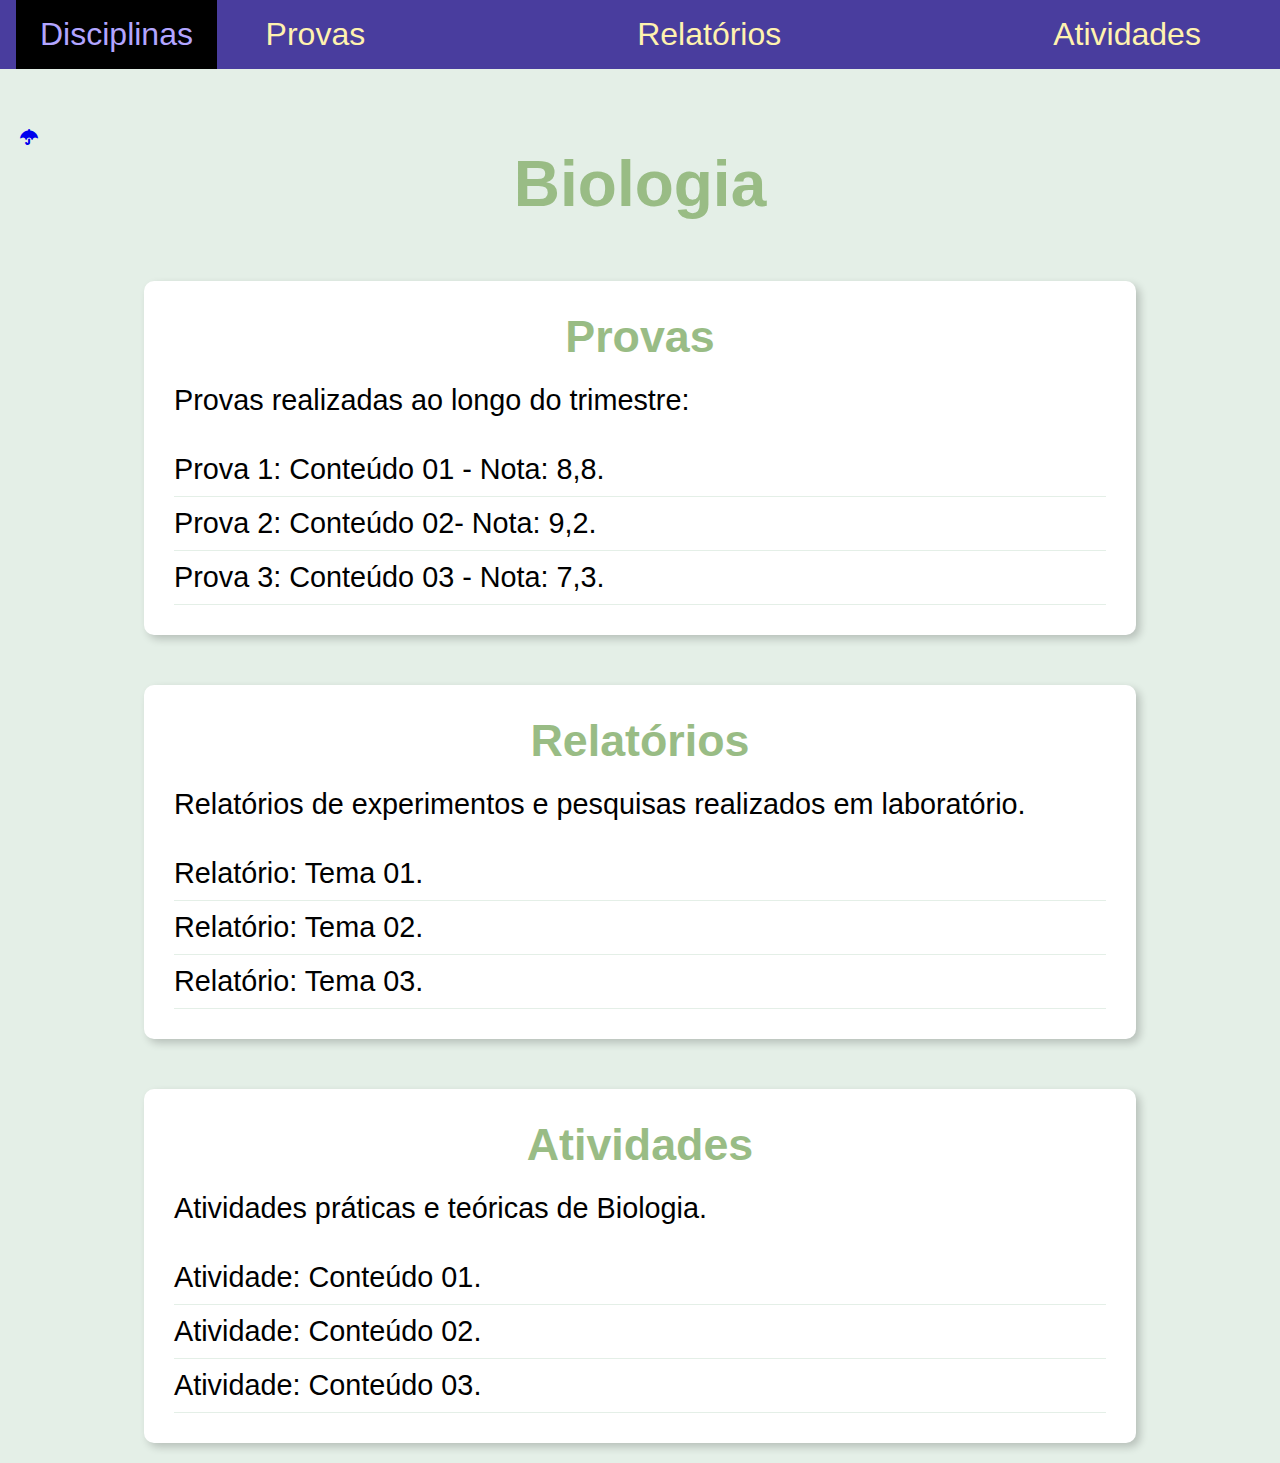
<file: biologia.html>
<!DOCTYPE html>
<html lang="pt-br">

<head>
    <meta charset="UTF-8">
    <meta http-equiv="X-UA-Compatible" content="IE=edge">
    <meta name="viewport" content="width=device-width, initial-scale=1.0">
    <title>Portfólio de Biologia</title>
    <link rel="stylesheet" href="biologia.css">
    <link rel="stylesheet" href="https://cdnjs.cloudflare.com/ajax/libs/font-awesome/6.7.2/css/all.min.css"
        integrity="sha512-Evv84Mr4kqVGRNSgIGL/F/aIDqQb7xQ2vcrdIwxfjThSH8CSR7PBEakCr51Ck+w+/U6swU2Im1vVX0SVk9ABhg=="
        crossorigin="anonymous" referrerpolicy="no-referrer" />
    <link href="https://fonts.googleapis.com/icon?family=Material+Icons" rel="stylesheet">

</head>

<body>
    <header>

        <div class="menu-disciplina">
            <input type="checkbox" id="menu-toggle">
            <label for="menu-toggle" class="botao-disciplinas">Disciplinas</label>
            <div class="lista-vertical">
                <a href="#">Matemática</a>
                <a href="#">Física</a>
                <a href="#">Química</a>
            </div>
        </div>


        <div class="links-principais">
            <ul class="lista-horizontal">
                <li><a href="#provas">Provas</a></li>
                <li><a href="#relatorios">Relatórios</a></li>
                <li><a href="#atividades">Atividades</a></li>
            </ul>
        </div>
    </header>
    <main>
        <div class="umbrella">
            <a href="./index.html"><i class="fa-solid fa-umbrella"></i></a>
        </div>
        <h1>Biologia</h1>
        <section class="biologia-container">
            <div id="provas" class="conteudo">
                <h2>Provas</h2>
                <p>Provas realizadas ao longo do trimestre:</p>
                <ul>
                    <li>Prova 1: Conteúdo 01 - Nota: 8,8.<span class="block"> <br>Lorem ipsum dolor sit amet, consectetur adipiscing
                            elit, sed do eiusmod tempor incididunt ut labore et dolore magna aliqua. Ut enim ad minim
                            veniam, quis nostrud exercitation ullamco laboris nisi ut aliquip ex ea commodo consequat.
                            Duis aute irure dolor in reprehenderit in voluptate velit esse cillum dolore eu fugiat nulla
                            pariatur. Excepteur sint occaecat cupidatat non proident, sunt in culpa qui officia deserunt
                            mollit anim id est laborum.</span>
                    </li>
                    <li>Prova 2: Conteúdo 02- Nota: 9,2.</li>
                    <li>Prova 3: Conteúdo 03 - Nota: 7,3.</li>
                </ul>
            </div>
            <div id="relatorios" class="conteudo">
                <h2>Relatórios</h2>
                <p>Relatórios de experimentos e pesquisas realizados em laboratório.</p>
                <ul>
                    <li>Relatório: Tema 01. <span class="opacidade"> <br>Lorem ipsum dolor sit amet, consectetur adipiscing
                        elit, sed do eiusmod tempor incididunt ut labore et dolore magna aliqua. Ut enim ad minim
                        veniam, quis nostrud exercitation ullamco laboris nisi ut aliquip ex ea commodo consequat.
                        Duis aute irure dolor in reprehenderit in voluptate velit esse cillum dolore eu fugiat nulla
                        pariatur. Excepteur sint occaecat cupidatat non proident, sunt in culpa qui officia deserunt
                        mollit anim id est laborum.</span></li>
                    <li>Relatório: Tema 02.</li>
                    <li>Relatório: Tema 03.</li>
                </ul>
            </div>
            <div id="atividades" class="conteudo">
                <h2>Atividades</h2>
                <p>Atividades práticas e teóricas de Biologia.</p>
                <ul>
                    <li>Atividade: Conteúdo 01.</li>
                    <li>Atividade: Conteúdo 02.</li>
                    <li>Atividade: Conteúdo 03.</li>
                </ul>
            </div>
        </section>
    </main>
    <footer></footer>
</body>

</html>
</file>
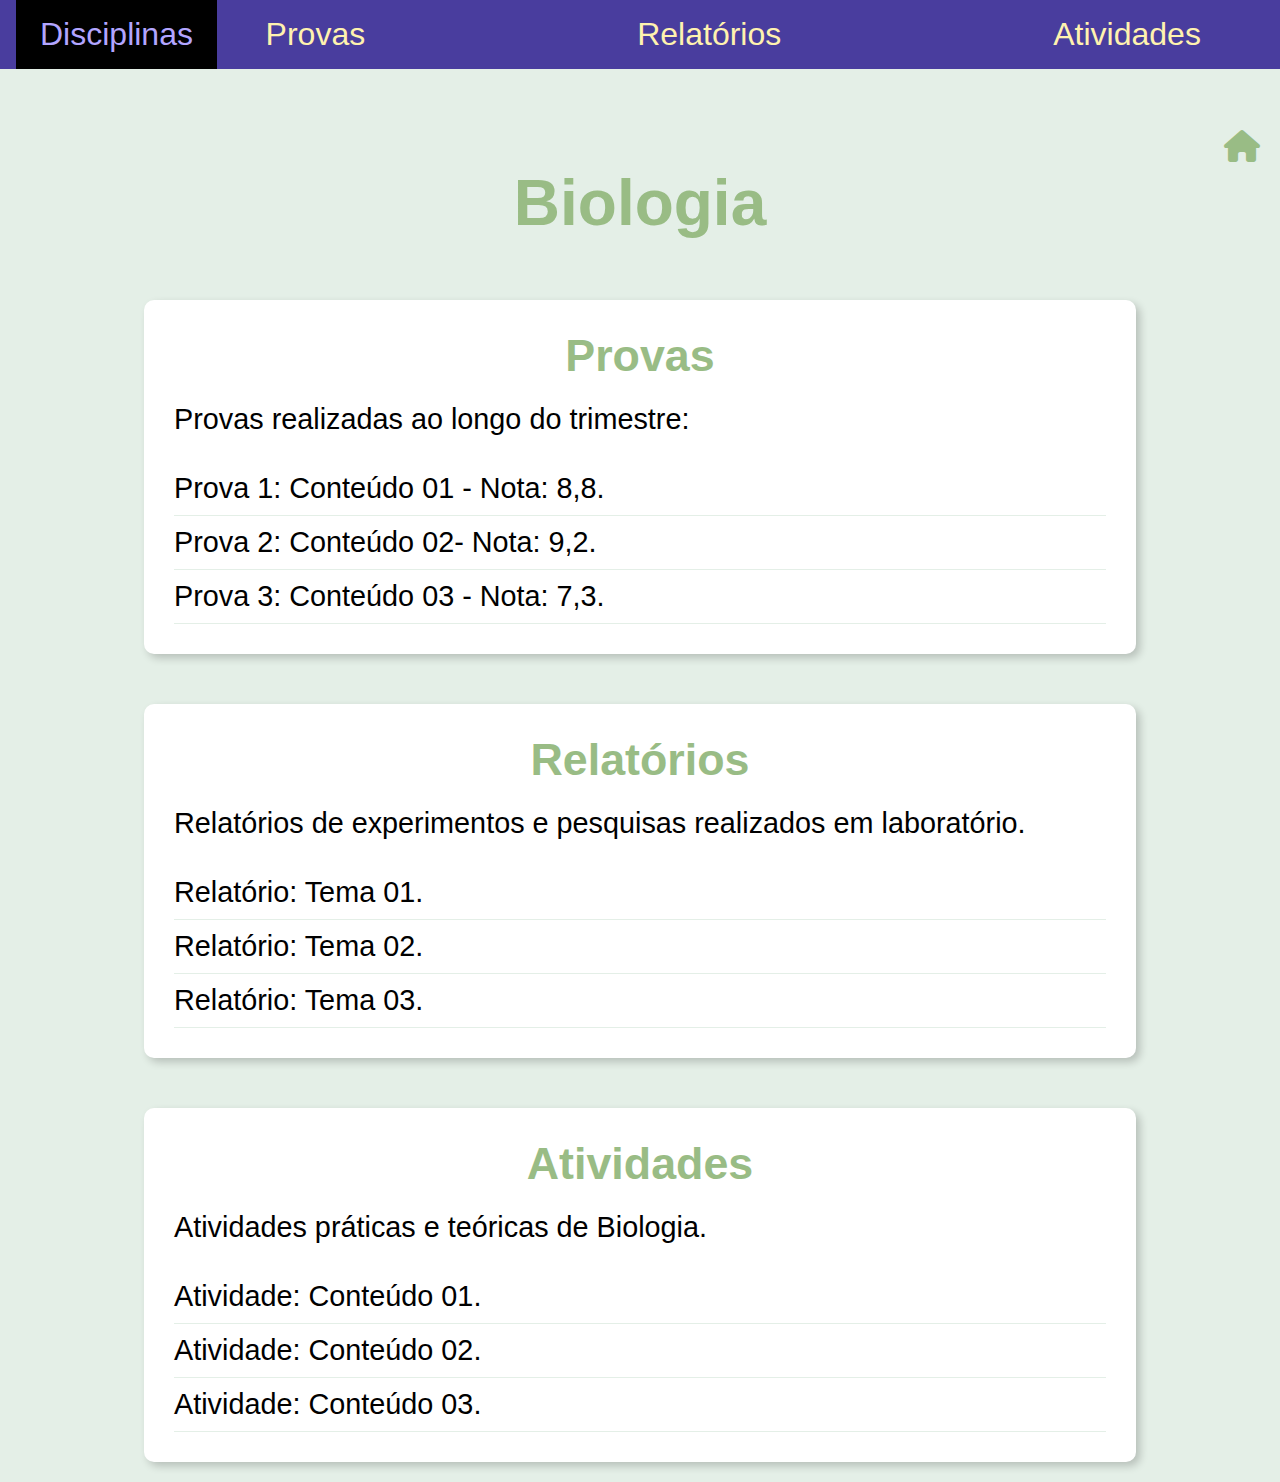
<file: fisica.html>
<!DOCTYPE html>
<html lang="pt-br">

<head>
    <meta charset="UTF-8">
    <meta http-equiv="X-UA-Compatible" content="IE=edge">
    <meta name="viewport" content="width=device-width, initial-scale=1.0">
    <title>Portfólio de Biologia</title>
    <link rel="stylesheet" href="fisica.css">
    <link rel="stylesheet" href="https://cdnjs.cloudflare.com/ajax/libs/font-awesome/6.7.2/css/all.min.css"
        integrity="sha512-Evv84Mr4kqVGRNSgIGL/F/aIDqQb7xQ2vcrdIwxfjThSH8CSR7PBEakCr51Ck+w+/U6swU2Im1vVX0SVk9ABhg=="
        crossorigin="anonymous" referrerpolicy="no-referrer" />
    <link href="https://fonts.googleapis.com/icon?family=Material+Icons" rel="stylesheet">

</head>

<body>
    <header>

        <div class="menu-disciplina">
            <input type="checkbox" id="menu-toggle">
            <label for="menu-toggle" class="botao-disciplinas">Disciplinas</label>
            <div class="lista-vertical">
                <a href="#">Matemática</a>
                <a href="#">Física</a>
                <a href="#">Química</a>
            </div>
        </div>


        <div class="links-principais">
            <ul class="lista-horizontal">
                <li><a href="#provas">Provas</a></li>
                <li><a href="#relatorios">Relatórios</a></li>
                <li><a href="#atividades">Atividades</a></li>
            </ul>
        </div>
    </header>
    <main>
        <div class="home">
            <a href="./index.html"><i class="fa-solid fa-house"></i></a>
        </div>
        <h1>Biologia</h1>
        <section class="fisica-container">
            <div id="provas" class="conteudo">
                <h2>Provas</h2>
                <p>Provas realizadas ao longo do trimestre:</p>
                <ul>
                    <li>Prova 1: Conteúdo 01 - Nota: 8,8.<span class="block"> <br>Lorem ipsum dolor sit amet, consectetur adipiscing
                            elit, sed do eiusmod tempor incididunt ut labore et dolore magna aliqua. Ut enim ad minim
                            veniam, quis nostrud exercitation ullamco laboris nisi ut aliquip ex ea commodo consequat.
                            Duis aute irure dolor in reprehenderit in voluptate velit esse cillum dolore eu fugiat nulla
                            pariatur. Excepteur sint occaecat cupidatat non proident, sunt in culpa qui officia deserunt
                            mollit anim id est laborum.</span>
                    </li>
                    <li>Prova 2: Conteúdo 02- Nota: 9,2.</li>
                    <li>Prova 3: Conteúdo 03 - Nota: 7,3.</li>
                </ul>
            </div>
            <div id="relatorios" class="conteudo">
                <h2>Relatórios</h2>
                <p>Relatórios de experimentos e pesquisas realizados em laboratório.</p>
                <ul>
                    <li>Relatório: Tema 01. <span class="opacidade"> <br>Lorem ipsum dolor sit amet, consectetur adipiscing
                        elit, sed do eiusmod tempor incididunt ut labore et dolore magna aliqua. Ut enim ad minim
                        veniam, quis nostrud exercitation ullamco laboris nisi ut aliquip ex ea commodo consequat.
                        Duis aute irure dolor in reprehenderit in voluptate velit esse cillum dolore eu fugiat nulla
                        pariatur. Excepteur sint occaecat cupidatat non proident, sunt in culpa qui officia deserunt
                        mollit anim id est laborum.</span></li>
                    <li>Relatório: Tema 02.</li>
                    <li>Relatório: Tema 03.</li>
                </ul>
            </div>
            <div id="atividades" class="conteudo">
                <h2>Atividades</h2>
                <p>Atividades práticas e teóricas de Biologia.</p>
                <ul>
                    <li>Atividade: Conteúdo 01.</li>
                    <li>Atividade: Conteúdo 02.</li>
                    <li>Atividade: Conteúdo 03.</li>
                </ul>
            </div>
        </section>
    </main>
    <footer></footer>
</body>

</html>
</file>
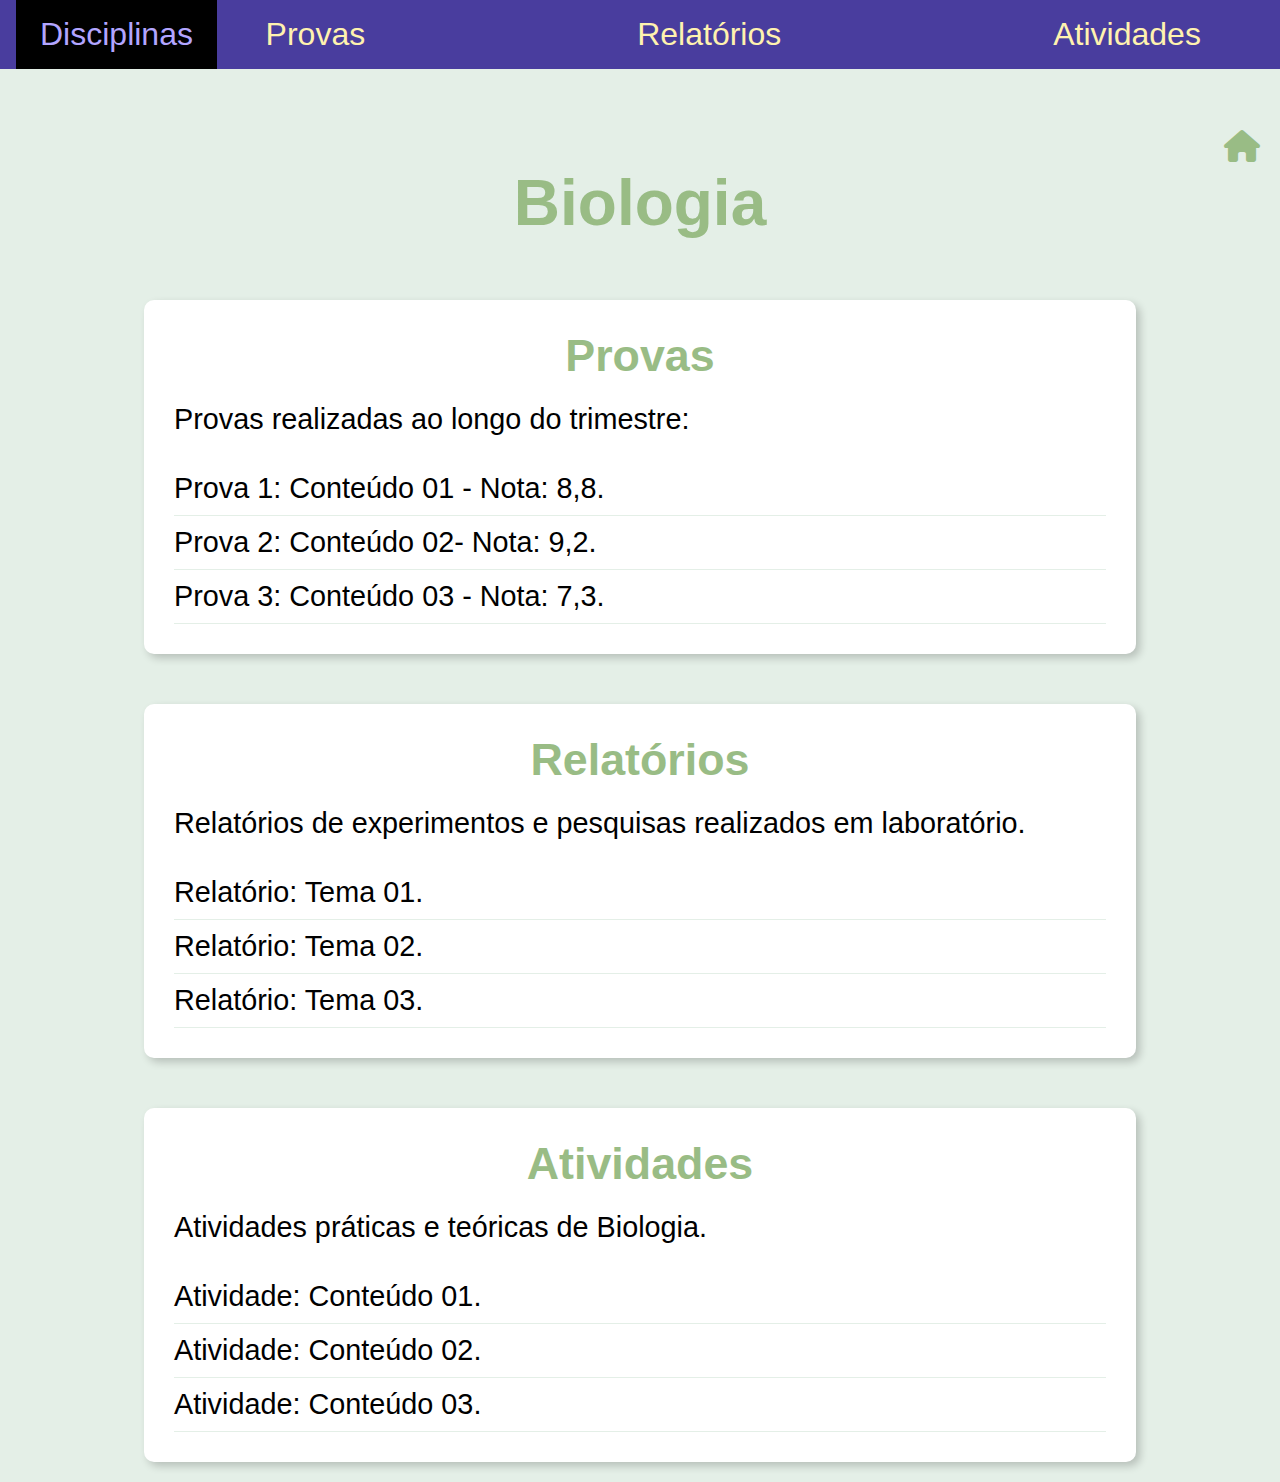
<file: matematica.html>
<!DOCTYPE html>
<html lang="pt-br">

<head>
    <meta charset="UTF-8">
    <meta http-equiv="X-UA-Compatible" content="IE=edge">
    <meta name="viewport" content="width=device-width, initial-scale=1.0">
    <title>Portfólio de Biologia</title>
    <link rel="stylesheet" href="biologia.css">
    <link rel="stylesheet" href="https://cdnjs.cloudflare.com/ajax/libs/font-awesome/6.7.2/css/all.min.css"
        integrity="sha512-Evv84Mr4kqVGRNSgIGL/F/aIDqQb7xQ2vcrdIwxfjThSH8CSR7PBEakCr51Ck+w+/U6swU2Im1vVX0SVk9ABhg=="
        crossorigin="anonymous" referrerpolicy="no-referrer" />
    <link href="https://fonts.googleapis.com/icon?family=Material+Icons" rel="stylesheet">

</head>

<body>
    <header>

        <div class="menu-disciplina">
            <input type="checkbox" id="menu-toggle">
            <label for="menu-toggle" class="botao-disciplinas">Disciplinas</label>
            <div class="lista-vertical">
                <a href="#">Matemática</a>
                <a href="#">Física</a>
                <a href="#">Química</a>
            </div>
        </div>


        <div class="links-principais">
            <ul class="lista-horizontal">
                <li><a href="#provas">Provas</a></li>
                <li><a href="#relatorios">Relatórios</a></li>
                <li><a href="#atividades">Atividades</a></li>
            </ul>
        </div>
    </header>
    <main>
        <div class="home">
            <a href="./index.html"><i class="fa-solid fa-house"></i></a>
        </div>
        <h1>Biologia</h1>
        <section class="biologia-container">
            <div id="provas" class="conteudo">
                <h2>Provas</h2>
                <p>Provas realizadas ao longo do trimestre:</p>
                <ul>
                    <li>Prova 1: Conteúdo 01 - Nota: 8,8.<span class="block"> <br>Lorem ipsum dolor sit amet, consectetur adipiscing
                            elit, sed do eiusmod tempor incididunt ut labore et dolore magna aliqua. Ut enim ad minim
                            veniam, quis nostrud exercitation ullamco laboris nisi ut aliquip ex ea commodo consequat.
                            Duis aute irure dolor in reprehenderit in voluptate velit esse cillum dolore eu fugiat nulla
                            pariatur. Excepteur sint occaecat cupidatat non proident, sunt in culpa qui officia deserunt
                            mollit anim id est laborum.</span>
                    </li>
                    <li>Prova 2: Conteúdo 02- Nota: 9,2.</li>
                    <li>Prova 3: Conteúdo 03 - Nota: 7,3.</li>
                </ul>
            </div>
            <div id="relatorios" class="conteudo">
                <h2>Relatórios</h2>
                <p>Relatórios de experimentos e pesquisas realizados em laboratório.</p>
                <ul>
                    <li>Relatório: Tema 01. <span class="opacidade"> <br>Lorem ipsum dolor sit amet, consectetur adipiscing
                        elit, sed do eiusmod tempor incididunt ut labore et dolore magna aliqua. Ut enim ad minim
                        veniam, quis nostrud exercitation ullamco laboris nisi ut aliquip ex ea commodo consequat.
                        Duis aute irure dolor in reprehenderit in voluptate velit esse cillum dolore eu fugiat nulla
                        pariatur. Excepteur sint occaecat cupidatat non proident, sunt in culpa qui officia deserunt
                        mollit anim id est laborum.</span></li>
                    <li>Relatório: Tema 02.</li>
                    <li>Relatório: Tema 03.</li>
                </ul>
            </div>
            <div id="atividades" class="conteudo">
                <h2>Atividades</h2>
                <p>Atividades práticas e teóricas de Biologia.</p>
                <ul>
                    <li>Atividade: Conteúdo 01.</li>
                    <li>Atividade: Conteúdo 02.</li>
                    <li>Atividade: Conteúdo 03.</li>
                </ul>
            </div>
        </section>
    </main>
    <footer></footer>
</body>

</html>
</file>
<file: biologia.css>
* {
    margin: 0;
    padding: 0;
    box-sizing: border-box;
}

:root {
    --preto: #000000;
    --marinho: #493D9E;
    --amarelo-claro: #FFF2AF;
    --roxo-claro: #B2A5FF;
    --verde: #99BC85;
    --azul-claro: #E4EFE7;
    --branco: #FFFFFF;
    --marron-claro: #FAF1E6;
}

body {
    height: 100vh;
    box-sizing: border-box;
    background-color: var(--azul-claro);
    color: var(--amarelo-claro);
    font-size: 16px;
    font-family: Arial, Helvetica, sans-serif;
}

header {
    display: flex;
    width: 100%;
    background-color: var(--marinho);
    padding: 1rem;
    position: relative;
    justify-content: center;
}


.menu-disciplina {
    width: 20%;
    display: inline-block;
}

.botao-disciplinas {
    cursor: pointer;
    font-size: 2rem;
    background: none;
    background-color: var(--preto);
    border: none;
    padding: 1.05rem 1.5rem;
    color: var(--roxo-claro);
}

#menu-toggle {
    display: none;
}

.lista-vertical {
    display: none;
    position: absolute;
    background-color: var(--roxo-claro);
    box-shadow: 0 2px 5px var(--marinho);
    min-width: 190px;
    z-index: 1;
    left: 1rem;
    top: 100%;
}

.lista-vertical a {
    color: var(--preto);
    padding: 0.75rem 1rem;
    text-decoration: none;
    font-size: 2rem;
    display: block;
    text-align: center;
}

.lista-vertical a:hover {
    background-color: var(--amarelo-claro);
}

#menu-toggle:checked~.lista-vertical {
    display: block;
}

#menu-toggle:checked+.botao-disciplinas {
    background-color: var(--amarelo-claro);
}

.links-principais {
    width: 80%;
    display: flex;
    justify-content: space-between;
    align-items: center;
}


.lista-horizontal {
    list-style: none;
    display: flex;
    font-size: 2rem;
    gap: 17rem;
}


.lista-horizontal a {
    text-decoration: none;
    color: var(--amarelo-claro);
}

.lista-horizontal a:hover {
    color: var(--preto);
}

main {
    margin: 40px auto;
    padding: 20px;
}

h1 {
    text-align: center;
    color: var(--verde);
    margin-bottom: 60px;
    font-size: 4rem;
}

.biologia-container {
    display: flex;
    flex-direction: column;
    justify-content: space-between;
    align-items: center;
    gap: 50px;
    flex-wrap: wrap;
}

.conteudo {
    background-color: var(--branco);
    border-radius: 10px;
    padding: 30px;
    width: 80%;
    min-width: 280px;
    box-shadow: 4px 4px 8px rgba(0, 0, 0, 0.2);
    transition: transform 0.3s ease, box-shadow 0.3s ease;
}

.conteudo:hover {
    transform: translateY(-10px) scale(1.05);
    box-shadow: 0 0 0 25px rgba(0, 0, 0, 0.2);
}

.conteudo h2 {
    display: flex;
    justify-content: center;
    color: var(--verde);
    margin-bottom: 15px;
    font-size: 2.8rem;
}

.conteudo p {
    line-height: 1.6;
    color: var(--preto);
    margin-bottom: 20px;
    font-size: 1.8rem;
}

.conteudo ul {
    list-style-type: none;
    font-size: 1.8rem;
}

.conteudo ul li {
    padding: 10px 0;
    border-bottom: 1px solid var(--azul-claro);
    transition: transform 0.5s ease;
    color: var(--preto);
}

.conteudo ul li:hover {
    transform: translateX(10px);
    color: var(--verde);
}

.home {
    display: flex;
    justify-content: flex-end;
}

.home a {
    font-size: 2rem;
    color: var(--verde);
}

.conteudo ul li .block {
    display: none;
}

.conteudo ul li:hover .block {
    display: block;
    text-align: justify;
    color: var(--marinho);
    margin-bottom: 5px;
}

.opacidade {
    display: block;
    opacity: 0;
    max-height: 0;
    overflow: hidden;
    transition: opacity 1.5s ease, max-height 1.5s ease;
    color: var(--marinho);
    text-align: justify;
    margin: 0;
    padding: 0;
}

.conteudo ul li:hover .opacidade {
    opacity: 1;
    max-height: 320px;
    text-align: justify;
    color: var(--marinho);
    margin-bottom: 5px;
}
</file>
<file: fisica.css>
* {
    margin: 0;
    padding: 0;
    box-sizing: border-box;
}

:root {
    --preto: #000000;
    --marinho: #493D9E;
    --amarelo-claro: #FFF2AF;
    --roxo-claro: #B2A5FF;
    --verde: #99BC85;
    --azul-claro: #E4EFE7;
    --branco: #FFFFFF;
    --marron-claro: #FAF1E6;
}

body {
    height: 100vh;
    box-sizing: border-box;
    background-color: var(--azul-claro);
    color: var(--amarelo-claro);
    font-size: 16px;
    font-family: Arial, Helvetica, sans-serif;
}

header {
    display: flex;
    width: 100%;
    background-color: var(--marinho);
    padding: 1rem;
    position: relative;
    justify-content: center;
}


.menu-disciplina {
    width: 20%;
    display: inline-block;
}

.botao-disciplinas {
    cursor: pointer;
    font-size: 2rem;
    background: none;
    background-color: var(--preto);
    border: none;
    padding: 1.05rem 1.5rem;
    color: var(--roxo-claro);
}

#menu-toggle {
    display: none;
}

.lista-vertical {
    display: none;
    position: absolute;
    background-color: var(--roxo-claro);
    box-shadow: 0 2px 5px var(--marinho);
    min-width: 190px;
    z-index: 1;
    left: 1rem;
    top: 100%;
}

.lista-vertical a {
    color: var(--preto);
    padding: 0.75rem 1rem;
    text-decoration: none;
    font-size: 2rem;
    display: block;
    text-align: center;
}

.lista-vertical a:hover {
    background-color: var(--amarelo-claro);
}

#menu-toggle:checked~.lista-vertical {
    display: block;
}

#menu-toggle:checked+.botao-disciplinas {
    background-color: var(--amarelo-claro);
}

.links-principais {
    width: 80%;
    display: flex;
    justify-content: space-between;
    align-items: center;
}


.lista-horizontal {
    list-style: none;
    display: flex;
    font-size: 2rem;
    gap: 17rem;
}


.lista-horizontal a {
    text-decoration: none;
    color: var(--amarelo-claro);
}

.lista-horizontal a:hover {
    color: var(--preto);
}

main {
    margin: 40px auto;
    padding: 20px;
}

h1 {
    text-align: center;
    color: var(--verde);
    margin-bottom: 60px;
    font-size: 4rem;
}

.fisica-container {
    display: flex;
    flex-direction: column;
    justify-content: space-between;
    align-items: center;
    gap: 50px;
    flex-wrap: wrap;
}

.conteudo {
    background-color: var(--branco);
    border-radius: 10px;
    padding: 30px;
    width: 80%;
    min-width: 280px;
    box-shadow: 4px 4px 8px rgba(0, 0, 0, 0.2);
    transition: transform 0.3s ease, box-shadow 0.3s ease;
}

.conteudo:hover {
    transform: translateY(-10px) scale(1.05);
    box-shadow: 0 0 0 25px rgba(0, 0, 0, 0.2);
}

.conteudo h2 {
    display: flex;
    justify-content: center;
    color: var(--verde);
    margin-bottom: 15px;
    font-size: 2.8rem;
}

.conteudo p {
    line-height: 1.6;
    color: var(--preto);
    margin-bottom: 20px;
    font-size: 1.8rem;
}

.conteudo ul {
    list-style-type: none;
    font-size: 1.8rem;
}

.conteudo ul li {
    padding: 10px 0;
    border-bottom: 1px solid var(--azul-claro);
    transition: transform 0.5s ease;
    color: var(--preto);
}

.conteudo ul li:hover {
    transform: translateX(10px);
    color: var(--verde);
}

.home {
    display: flex;
    justify-content: flex-end;
}

.home a {
    font-size: 2rem;
    color: var(--verde);
}

.conteudo ul li .block {
    display: none;
}

.conteudo ul li:hover .block {
    display: block;
    text-align: justify;
    color: var(--marinho);
    margin-bottom: 5px;
}

.opacidade {
    display: block;
    opacity: 0;
    max-height: 0;
    overflow: hidden;
    transition: opacity 1.5s ease, max-height 1.5s ease;
    color: var(--marinho);
    text-align: justify;
    margin: 0;
    padding: 0;
}

.conteudo ul li:hover .opacidade {
    opacity: 1;
    max-height: 320px;
    text-align: justify;
    color: var(--marinho);
    margin-bottom: 5px;
}
</file>
